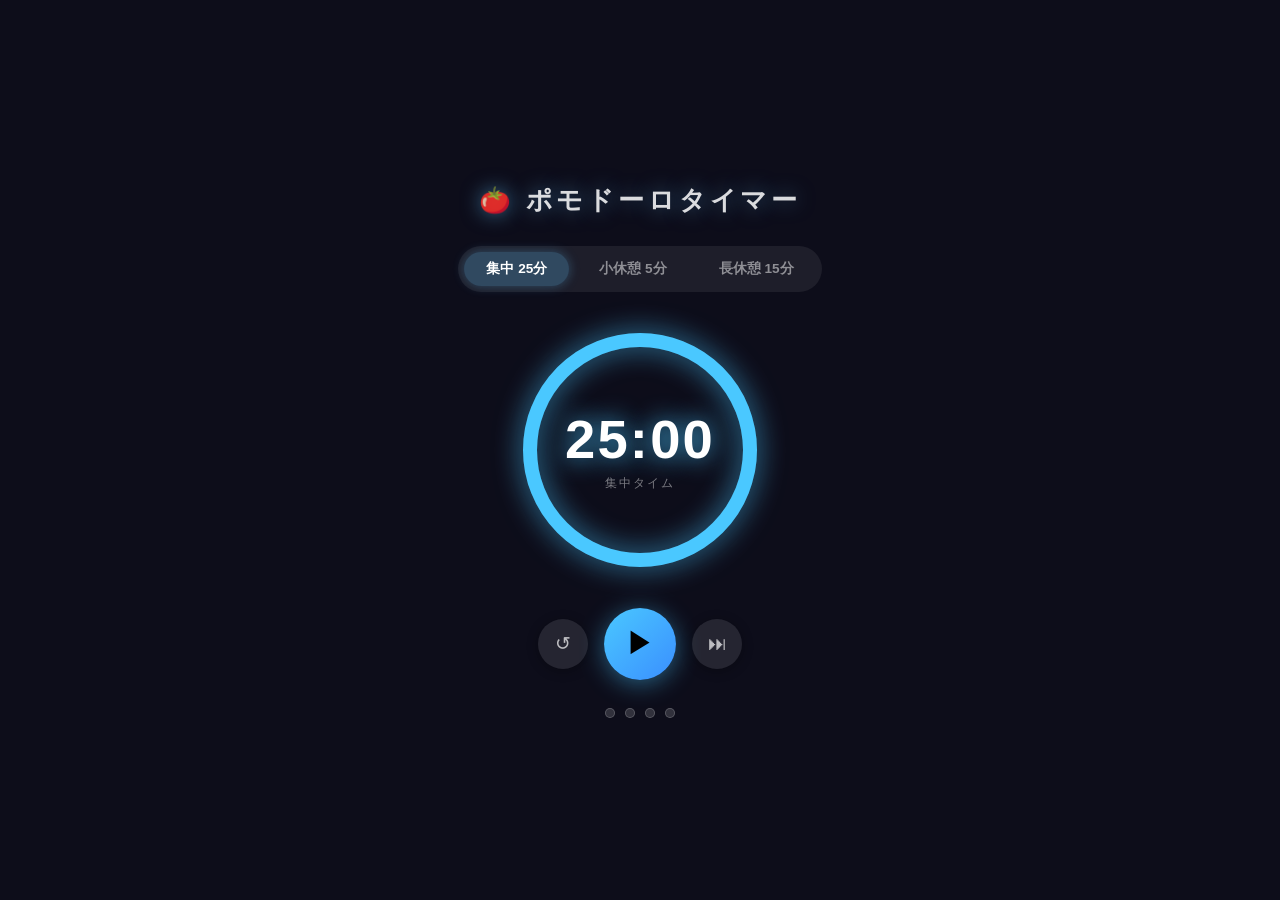
<file: 1.pomodoro/index.html>
<!DOCTYPE html>
<html lang="ja">
<head>
  <meta charset="UTF-8" />
  <meta name="viewport" content="width=device-width, initial-scale=1.0" />
  <title>ポモドーロタイマー - パターンA</title>
  <style>
    /* ===== リセット & ベース ===== */
    *, *::before, *::after { box-sizing: border-box; margin: 0; padding: 0; }

    body {
      font-family: 'Segoe UI', 'Helvetica Neue', Arial, sans-serif;
      background: #0d0d1a;
      color: #fff;
      min-height: 100vh;
      display: flex;
      flex-direction: column;
      align-items: center;
      justify-content: center;
      overflow: hidden;
      position: relative;
    }

    /* ===== パーティクル Canvas ===== */
    #particle-canvas {
      position: fixed;
      top: 0; left: 0;
      width: 100%; height: 100%;
      pointer-events: none;
      z-index: 0;
      opacity: 0;
      transition: opacity 1s ease;
    }
    #particle-canvas.active { opacity: 1; }

    /* ===== 波紋レイヤー ===== */
    #ripple-layer {
      position: fixed;
      top: 0; left: 0;
      width: 100%; height: 100%;
      pointer-events: none;
      z-index: 1;
    }
    .ripple {
      position: absolute;
      border-radius: 50%;
      border: 2px solid rgba(100, 200, 255, 0.4);
      transform: translate(-50%, -50%) scale(0);
      animation: ripple-expand 4s ease-out infinite;
    }
    @keyframes ripple-expand {
      0%   { transform: translate(-50%, -50%) scale(0);  opacity: 0.7; }
      100% { transform: translate(-50%, -50%) scale(8);  opacity: 0; }
    }

    /* ===== メインコンテナ ===== */
    .container {
      position: relative;
      z-index: 10;
      display: flex;
      flex-direction: column;
      align-items: center;
      gap: 28px;
    }

    /* ===== タイトル ===== */
    h1 {
      font-size: 1.6rem;
      letter-spacing: 0.15em;
      text-transform: uppercase;
      color: rgba(255,255,255,0.85);
      text-shadow: 0 0 20px rgba(100,200,255,0.5);
    }

    /* ===== モード切替ボタン ===== */
    .mode-tabs {
      display: flex;
      gap: 8px;
      background: rgba(255,255,255,0.07);
      padding: 6px;
      border-radius: 50px;
    }
    .mode-tab {
      padding: 8px 22px;
      border: none;
      border-radius: 50px;
      cursor: pointer;
      font-size: 0.85rem;
      font-weight: 600;
      background: transparent;
      color: rgba(255,255,255,0.5);
      transition: all 0.3s ease;
    }
    .mode-tab.active {
      background: rgba(100,200,255,0.25);
      color: #fff;
      box-shadow: 0 0 12px rgba(100,200,255,0.3);
    }

    /* ===== 円形プログレスバーWrapper ===== */
    .timer-wrapper {
      position: relative;
      width: 260px;
      height: 260px;
    }

    /* SVG プログレスリング */
    .progress-ring {
      transform: rotate(-90deg);
      filter: drop-shadow(0 0 12px var(--ring-color, #4ac8ff));
      transition: filter 0.5s ease;
    }
    .progress-ring__track {
      fill: none;
      stroke: rgba(255,255,255,0.08);
      stroke-width: 14;
    }
    .progress-ring__bar {
      fill: none;
      stroke: var(--ring-color, #4ac8ff);
      stroke-width: 14;
      stroke-linecap: round;
      transition: stroke-dashoffset 1s linear, stroke 0.5s ease;
    }

    /* 内側の時刻表示 */
    .timer-display {
      position: absolute;
      inset: 0;
      display: flex;
      flex-direction: column;
      align-items: center;
      justify-content: center;
      gap: 4px;
    }
    .timer-time {
      font-size: 3.4rem;
      font-weight: 700;
      letter-spacing: 0.04em;
      color: #fff;
      text-shadow: 0 0 24px var(--ring-color, #4ac8ff);
      transition: text-shadow 0.5s ease;
    }
    .timer-label {
      font-size: 0.75rem;
      letter-spacing: 0.18em;
      text-transform: uppercase;
      color: rgba(255,255,255,0.45);
    }

    /* ===== コントロールボタン ===== */
    .controls {
      display: flex;
      align-items: center;
      gap: 16px;
    }
    .btn {
      border: none;
      cursor: pointer;
      border-radius: 50%;
      display: flex;
      align-items: center;
      justify-content: center;
      transition: transform 0.15s ease, box-shadow 0.3s ease;
    }
    .btn:hover  { transform: scale(1.08); }
    .btn:active { transform: scale(0.96); }

    .btn-main {
      width: 72px;
      height: 72px;
      background: linear-gradient(135deg, #4ac8ff, #3a8fff);
      box-shadow: 0 4px 24px rgba(74,200,255,0.45);
      font-size: 1.8rem;
    }
    .btn-main.running {
      background: linear-gradient(135deg, #ff6b6b, #ff4040);
      box-shadow: 0 4px 24px rgba(255,80,80,0.45);
    }
    .btn-sub {
      width: 50px;
      height: 50px;
      background: rgba(255,255,255,0.1);
      box-shadow: 0 2px 12px rgba(0,0,0,0.3);
      font-size: 1.2rem;
      color: rgba(255,255,255,0.7);
    }

    /* ===== セッションドット ===== */
    .session-dots {
      display: flex;
      gap: 10px;
    }
    .dot {
      width: 10px;
      height: 10px;
      border-radius: 50%;
      background: rgba(255,255,255,0.15);
      border: 1px solid rgba(255,255,255,0.2);
      transition: background 0.4s ease, box-shadow 0.4s ease;
    }
    .dot.done {
      background: #4ac8ff;
      box-shadow: 0 0 8px rgba(74,200,255,0.6);
    }

    /* ===== 通知トースト ===== */
    .toast {
      position: fixed;
      bottom: 36px;
      left: 50%;
      transform: translateX(-50%) translateY(80px);
      background: rgba(255,255,255,0.12);
      backdrop-filter: blur(12px);
      border: 1px solid rgba(255,255,255,0.2);
      border-radius: 12px;
      padding: 14px 28px;
      font-size: 1rem;
      font-weight: 600;
      letter-spacing: 0.05em;
      opacity: 0;
      transition: transform 0.4s cubic-bezier(.34,1.56,.64,1), opacity 0.4s ease;
      z-index: 100;
    }
    .toast.show {
      transform: translateX(-50%) translateY(0);
      opacity: 1;
    }

    /* ===== 色変数の定義（JSで切り替え）===== */
    :root {
      --ring-color: #4ac8ff;
    }
  </style>
</head>
<body>

  <!-- パーティクル Canvas -->
  <canvas id="particle-canvas"></canvas>

  <!-- 波紋レイヤー -->
  <div id="ripple-layer"></div>

  <!-- メイン UI -->
  <div class="container">
    <h1>🍅 ポモドーロタイマー</h1>

    <!-- モード切替 -->
    <div class="mode-tabs">
      <button class="mode-tab active" data-mode="focus">集中 25分</button>
      <button class="mode-tab" data-mode="short">小休憩 5分</button>
      <button class="mode-tab" data-mode="long">長休憩 15分</button>
    </div>

    <!-- 円形プログレスバー -->
    <div class="timer-wrapper">
      <svg class="progress-ring" width="260" height="260" viewBox="0 0 260 260">
        <circle class="progress-ring__track" cx="130" cy="130" r="110"/>
        <circle id="progress-bar" class="progress-ring__bar" cx="130" cy="130" r="110"/>
      </svg>
      <div class="timer-display">
        <span class="timer-time" id="timer-time">25:00</span>
        <span class="timer-label" id="timer-label">集中タイム</span>
      </div>
    </div>

    <!-- コントロール -->
    <div class="controls">
      <button class="btn btn-sub" id="btn-reset" title="リセット">↺</button>
      <button class="btn btn-main" id="btn-start">▶</button>
      <button class="btn btn-sub" id="btn-skip" title="スキップ">⏭</button>
    </div>

    <!-- セッションドット -->
    <div class="session-dots" id="session-dots">
      <div class="dot"></div>
      <div class="dot"></div>
      <div class="dot"></div>
      <div class="dot"></div>
    </div>
  </div>

  <!-- トースト通知 -->
  <div class="toast" id="toast"></div>

<script>
/* =====================================================
   定数・設定
===================================================== */
const MODES = {
  focus: { label: '集中タイム',  seconds: 25 * 60 },
  short: { label: '小休憩',      seconds:  5 * 60 },
  long:  { label: '長休憩',      seconds: 15 * 60 },
};

/* 色テーブル (残り時間割合 1.0→0.0 に対して青→黄→赤) */
const COLOR_STOPS = [
  { t: 1.00, r: 74,  g: 200, b: 255 }, // 青  #4ac8ff
  { t: 0.60, r: 74,  g: 200, b: 255 }, // 青  (60%まで維持)
  { t: 0.35, r: 255, g: 230, b:  50 }, // 黄  #ffe632
  { t: 0.10, r: 255, g:  80, b:  50 }, // 赤  #ff5032
  { t: 0.00, r: 255, g:  40, b:  40 }, // 深赤
];

/* =====================================================
   状態
===================================================== */
let currentMode   = 'focus';
let totalSeconds  = MODES.focus.seconds;
let remainSeconds = MODES.focus.seconds;
let running       = false;
let timerId       = null;
let completedSessions = 0;

/* =====================================================
   DOM 参照
===================================================== */
const progressBar   = document.getElementById('progress-bar');
const timerTime     = document.getElementById('timer-time');
const timerLabel    = document.getElementById('timer-label');
const btnStart      = document.getElementById('btn-start');
const btnReset      = document.getElementById('btn-reset');
const btnSkip       = document.getElementById('btn-skip');
const sessionDots   = document.getElementById('session-dots');
const toastEl       = document.getElementById('toast');
const canvas        = document.getElementById('particle-canvas');
const rippleLayer   = document.getElementById('ripple-layer');

/* =====================================================
   SVG 円周計算
===================================================== */
const RADIUS = 110;
const CIRCUMFERENCE = 2 * Math.PI * RADIUS;
progressBar.style.strokeDasharray  = CIRCUMFERENCE;
progressBar.style.strokeDashoffset = 0;

/* =====================================================
   色ユーティリティ
===================================================== */
/** RGB値を2桁の16進数文字列に変換する（0〜255 の範囲にクランプ） */
function componentToHex(component) {
  const clamped = Math.max(0, Math.min(255, Math.round(component)));
  return clamped.toString(16).padStart(2, '0');
}

/** RGB値を #rrggbb 形式の16進数カラーコードに変換する */
function rgbToHex(r, g, b) {
  return '#' + componentToHex(r) + componentToHex(g) + componentToHex(b);
}

/** 0〜1 のアルファ値を2桁の16進数文字列に変換する */
function alphaToHex(alpha) {
  return Math.round(alpha * 255).toString(16).padStart(2, '0');
}

/* =====================================================
   色補間ユーティリティ
===================================================== */
function interpolateColor(ratio) {
  // ratio: 1.0 = 開始, 0.0 = 終了
  for (let i = 0; i < COLOR_STOPS.length - 1; i++) {
    const currentStop        = COLOR_STOPS[i];
    const nextStop           = COLOR_STOPS[i + 1];
    if (ratio <= currentStop.t && ratio >= nextStop.t) {
      const span                = currentStop.t - nextStop.t;
      const interpolationFactor = span === 0 ? 0 : (ratio - nextStop.t) / span;
      return {
        r: Math.round(nextStop.r + (currentStop.r - nextStop.r) * interpolationFactor),
        g: Math.round(nextStop.g + (currentStop.g - nextStop.g) * interpolationFactor),
        b: Math.round(nextStop.b + (currentStop.b - nextStop.b) * interpolationFactor),
      };
    }
  }
  const last = COLOR_STOPS[COLOR_STOPS.length - 1];
  return { r: last.r, g: last.g, b: last.b };
}

function applyColor(ratio) {
  const { r, g, b } = interpolateColor(ratio);
  const hex = rgbToHex(r, g, b);
  document.documentElement.style.setProperty('--ring-color', hex);
  progressBar.style.stroke = hex;
  timerTime.style.textShadow = `0 0 24px rgba(${r},${g},${b},0.9)`;
  progressBar.parentElement.style.filter =
    `drop-shadow(0 0 14px rgba(${r},${g},${b},0.7))`;
}

/* =====================================================
   プログレスバー更新
===================================================== */
function updateProgress() {
  const ratio  = totalSeconds > 0 ? remainSeconds / totalSeconds : 0;
  const offset = CIRCUMFERENCE * (1 - ratio);
  progressBar.style.strokeDashoffset = offset;
  applyColor(ratio);
}

/* =====================================================
   時刻フォーマット
===================================================== */
function formatTime(sec) {
  const m = String(Math.floor(sec / 60)).padStart(2, '0');
  const s = String(sec % 60).padStart(2, '0');
  return `${m}:${s}`;
}

/* =====================================================
   表示更新
===================================================== */
function render() {
  timerTime.textContent  = formatTime(remainSeconds);
  timerLabel.textContent = MODES[currentMode].label;
  updateProgress();
}

/* =====================================================
   セッションドット更新
===================================================== */
function updateDots() {
  document.querySelectorAll('.dot').forEach((dot, i) => {
    dot.classList.toggle('done', i < completedSessions % 4);
  });
}

/* =====================================================
   トースト表示
===================================================== */
let toastTimer = null;
function showToast(msg) {
  toastEl.textContent = msg;
  toastEl.classList.add('show');
  clearTimeout(toastTimer);
  toastTimer = setTimeout(() => toastEl.classList.remove('show'), 3000);
}

/* =====================================================
   タイマー制御
===================================================== */
function startTimer() {
  if (running) return;
  running = true;
  btnStart.classList.add('running');
  btnStart.textContent = '⏸';
  if (currentMode === 'focus') {
    canvas.classList.add('active');
    startRipples();
  }
  timerId = setInterval(() => {
    remainSeconds--;
    render();
    if (remainSeconds <= 0) {
      clearInterval(timerId);
      running = false;
      btnStart.classList.remove('running');
      btnStart.textContent = '▶';
      onComplete();
    }
  }, 1000);
}

function pauseTimer() {
  clearInterval(timerId);
  running = false;
  btnStart.classList.remove('running');
  btnStart.textContent = '▶';
}

function resetTimer() {
  pauseTimer();
  remainSeconds = totalSeconds;
  canvas.classList.remove('active');
  stopRipples();
  render();
}

function skipTimer() {
  pauseTimer();
  onComplete();
}

function onComplete() {
  canvas.classList.remove('active');
  stopRipples();
  if (currentMode === 'focus') {
    completedSessions++;
    updateDots();
    showToast('🎉 集中タイム終了！休憩しましょう');
    switchMode(completedSessions % 4 === 0 ? 'long' : 'short');
  } else {
    showToast('☕ 休憩終了！集中タイムを始めましょう');
    switchMode('focus');
  }
}

function switchMode(mode) {
  currentMode   = mode;
  totalSeconds  = MODES[mode].seconds;
  remainSeconds = MODES[mode].seconds;
  document.querySelectorAll('.mode-tab').forEach(tab => {
    tab.classList.toggle('active', tab.dataset.mode === mode);
  });
  render();
}

/* =====================================================
   ボタンイベント
===================================================== */
btnStart.addEventListener('click', () => running ? pauseTimer() : startTimer());
btnReset.addEventListener('click', resetTimer);
btnSkip.addEventListener('click',  skipTimer);

document.querySelectorAll('.mode-tab').forEach(tab => {
  tab.addEventListener('click', () => {
    if (running) pauseTimer();
    switchMode(tab.dataset.mode);
  });
});

/* 波紋の境界色アルファ値（約40%の不透明度） */
const RIPPLE_ALPHA_HEX = alphaToHex(0.4);


const MAX_RIPPLES = 5;
let rippleElements = [];
let rippleIntervalId = null;

function createRipple() {
  const el = document.createElement('div');
  el.className = 'ripple';
  const size = 60 + Math.random() * 80;
  el.style.width  = size + 'px';
  el.style.height = size + 'px';
  el.style.left = (20 + Math.random() * 60) + '%';
  el.style.top  = (20 + Math.random() * 60) + '%';
  const duration = 3 + Math.random() * 3;
  el.style.animationDuration = duration + 's';
  el.style.animationDelay    = (Math.random() * 2) + 's';
  // 現在の色を使用
  const color = getComputedStyle(document.documentElement)
    .getPropertyValue('--ring-color').trim();
  el.style.borderColor = color + RIPPLE_ALPHA_HEX;
  rippleLayer.appendChild(el);
  rippleElements.push(el);
  if (rippleElements.length > MAX_RIPPLES * 2) {
    const old = rippleElements.shift();
    old.remove();
  }
}

function startRipples() {
  createRipple();
  rippleIntervalId = setInterval(createRipple, 1800);
}

function stopRipples() {
  clearInterval(rippleIntervalId);
  rippleElements.forEach(el => el.remove());
  rippleElements = [];
}

/* =====================================================
   パーティクルエフェクト
===================================================== */
const ctx = canvas.getContext('2d');
let particles = [];
let animFrameId = null;

function resizeCanvas() {
  canvas.width  = window.innerWidth;
  canvas.height = window.innerHeight;
}
window.addEventListener('resize', resizeCanvas);
resizeCanvas();

class Particle {
  constructor() { this.reset(); }
  reset() {
    this.x    = Math.random() * canvas.width;
    this.y    = canvas.height + 20;
    this.vx   = (Math.random() - 0.5) * 0.8;
    this.vy   = -(0.4 + Math.random() * 1.2);
    this.size = 1.5 + Math.random() * 3;
    this.life = 0;
    this.maxLife = 180 + Math.random() * 120;
    const color = getComputedStyle(document.documentElement)
      .getPropertyValue('--ring-color').trim();
    this.color = color;
  }
  update() {
    this.x    += this.vx;
    this.y    += this.vy;
    this.vy   -= 0.003; // 浮力
    this.life++;
    if (this.life > this.maxLife || this.y < -20) this.reset();
  }
  draw(ctx) {
    const alpha = Math.sin((this.life / this.maxLife) * Math.PI) * 0.7;
    ctx.beginPath();
    ctx.arc(this.x, this.y, this.size, 0, Math.PI * 2);
    ctx.fillStyle = this.color + alphaToHex(alpha);
    ctx.fill();
  }
}

// 初期パーティクル生成
for (let i = 0; i < 120; i++) {
  const particle = new Particle();
  particle.life = Math.floor(Math.random() * particle.maxLife); // ランダム位相
  particles.push(particle);
}

function animateParticles() {
  ctx.clearRect(0, 0, canvas.width, canvas.height);
  particles.forEach(particle => { particle.update(); particle.draw(ctx); });
  animFrameId = requestAnimationFrame(animateParticles);
}
animateParticles(); // 常時アニメーション（canvas は opacity で制御）

/* =====================================================
   初期描画
===================================================== */
render();
updateDots();
</script>
</body>
</html>
</file>
